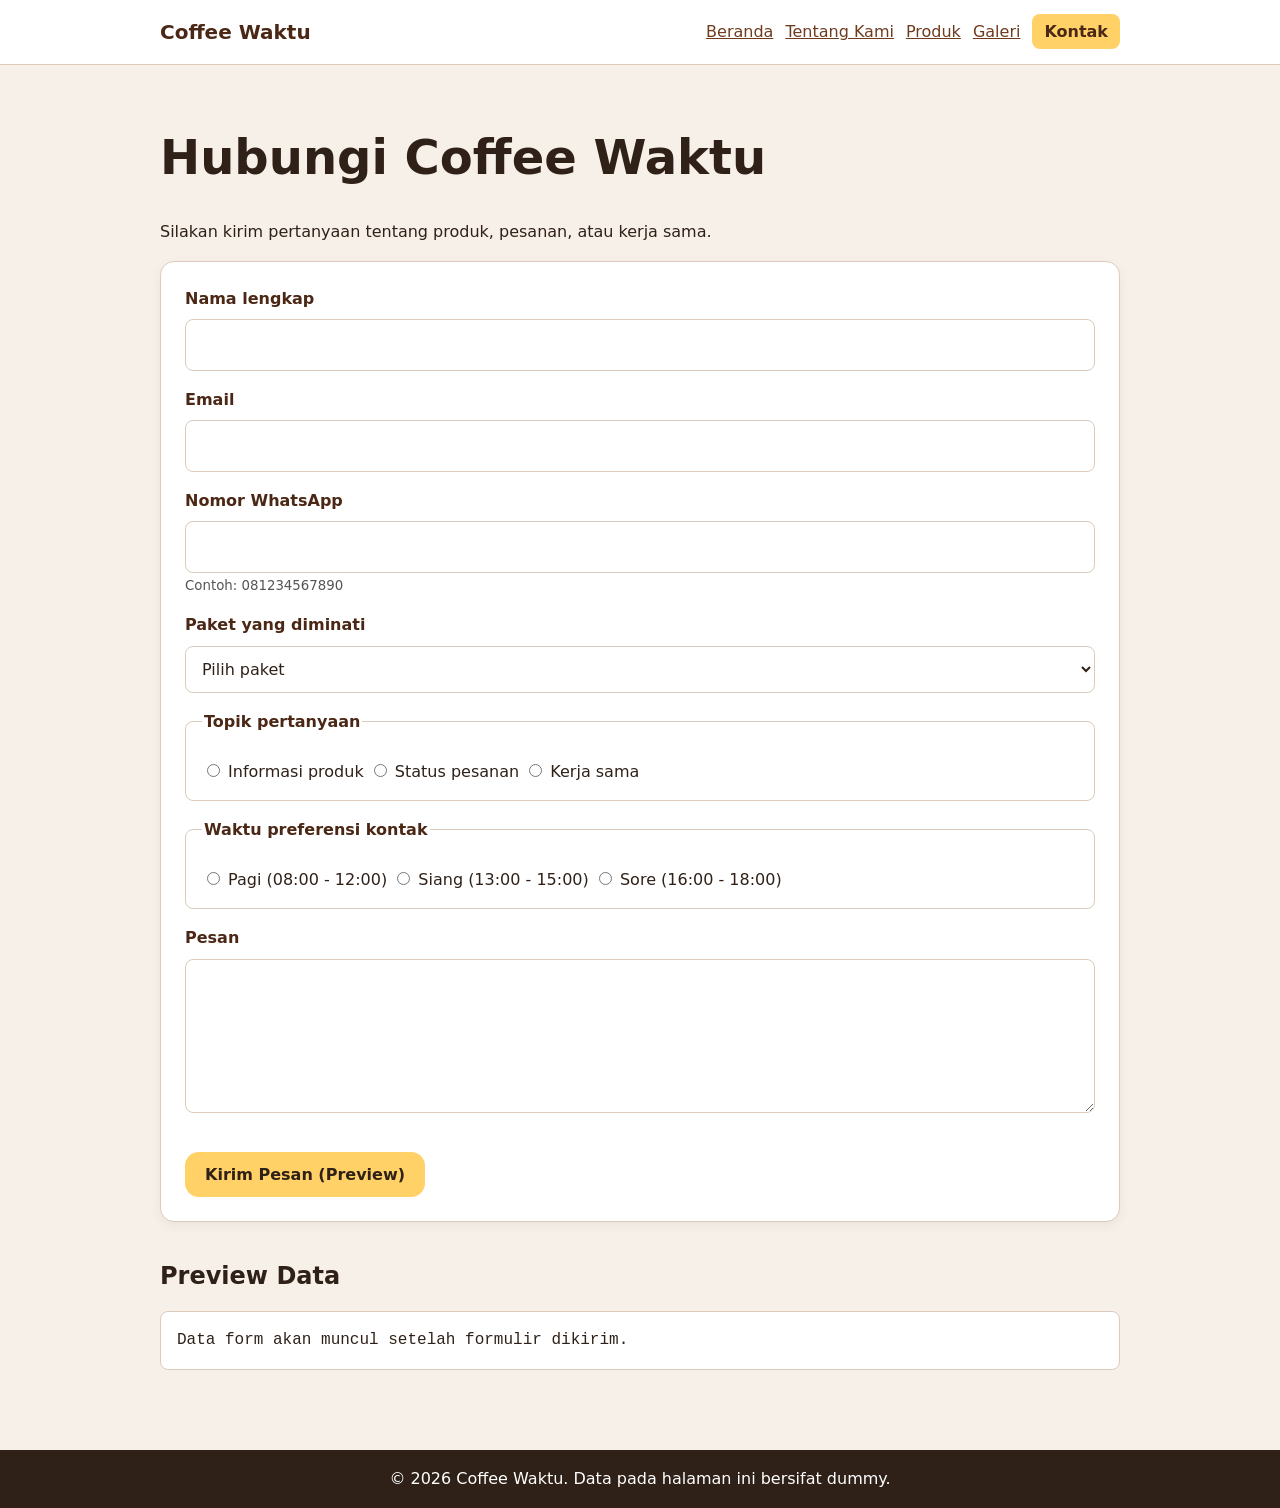
<file: kontak.html>
<!doctype html>
<html lang="id">
  <head>
    <meta charset="utf-8" />
    <meta name="viewport" content="width=device-width, initial-scale=1" />
    <title>Kontak Coffee Waktu - Website UMKM</title>
    <link rel="stylesheet" href="css/style.css" />
    <script src="js/form.js" defer></script>
  </head>
  <body>
    <a class="skip-link" href="#konten">Lewati ke konten utama</a>
    <header class="site-header">
      <nav class="nav" aria-label="Navigasi utama">
        <a class="brand" href="index.html">Coffee Waktu</a>
        <ul>
          <li><a href="index.html">Beranda</a></li>
          <li><a href="tentang.html">Tentang Kami</a></li>
          <li><a href="produk.html">Produk</a></li>
          <li><a href="galeri.html">Galeri</a></li>
          <li><a aria-current="page" href="kontak.html">Kontak</a></li>
        </ul>
      </nav>
    </header>
    
    <main id="konten" class="page">
      <h1>Hubungi Coffee Waktu</h1>
      <p>Silakan kirim pertanyaan tentang produk, pesanan, atau kerja sama.</p>
      
      <form id="form-kontak" action="#" method="post">
        
        <div class="field">
          <label for="nama">Nama lengkap</label>
          <input id="nama" name="nama" type="text" autocomplete="name" required minlength="3" />
        </div>
        
        <div class="field">
          <label for="email">Email</label>
          <input id="email" name="email" type="email" autocomplete="email" required />
        </div>

        <div class="field">
          <label for="whatsapp">Nomor WhatsApp</label>
          <input id="whatsapp" name="whatsapp" type="tel" autocomplete="tel" required />
          <small style="display:block; margin-top:2px; color:#555;">Contoh: 081234567890</small>
        </div>

        <div class="field">
          <label for="paket">Paket yang diminati</label>
          <select id="paket" name="paket" required>
            <option value="">Pilih paket</option>
            <option value="rumahan">Paket rumahan</option>
            <option value="kantor">Paket kantor</option>
            <option value="reseller">Paket reseller</option>
          </select>
        </div>

        <fieldset>
          <legend>Topik pertanyaan</legend>
          <label><input type="radio" name="topik" value="produk" required /> Informasi produk</label>
          <label><input type="radio" name="topik" value="pesanan" /> Status pesanan</label>
          <label><input type="radio" name="topik" value="kerja-sama" /> Kerja sama</label>
        </fieldset>

        <fieldset>
          <legend>Waktu preferensi kontak</legend>
          <label><input type="radio" name="waktu_kontak" value="Pagi (08:00 - 12:00)" required /> Pagi (08:00 - 12:00)</label>
          <label><input type="radio" name="waktu_kontak" value="Siang (13:00 - 15:00)" /> Siang (13:00 - 15:00)</label>
          <label><input type="radio" name="waktu_kontak" value="Sore (16:00 - 18:00)" /> Sore (16:00 - 18:00)</label>
        </fieldset>

        <div class="field">
          <label for="pesan">Pesan</label>
          <textarea id="pesan" name="pesan" rows="5" required minlength="10"></textarea>
        </div>
        
        <button type="submit" style="margin-top: 15px; padding: 10px 20px; cursor: pointer;">Kirim Pesan (Preview)</button>
      </form>

      <section aria-labelledby="preview-title" style="margin-top: 40px;">
        <h2 id="preview-title">Preview Data</h2>
        <pre id="preview-form" aria-live="polite">Data form akan muncul setelah formulir dikirim.</pre>
      </section>
    </main>
    <footer class="site-footer">
      <p>&copy; 2026 Coffee Waktu. Data pada halaman ini bersifat dummy.</p>
    </footer>
  </body>
</html>
</file>
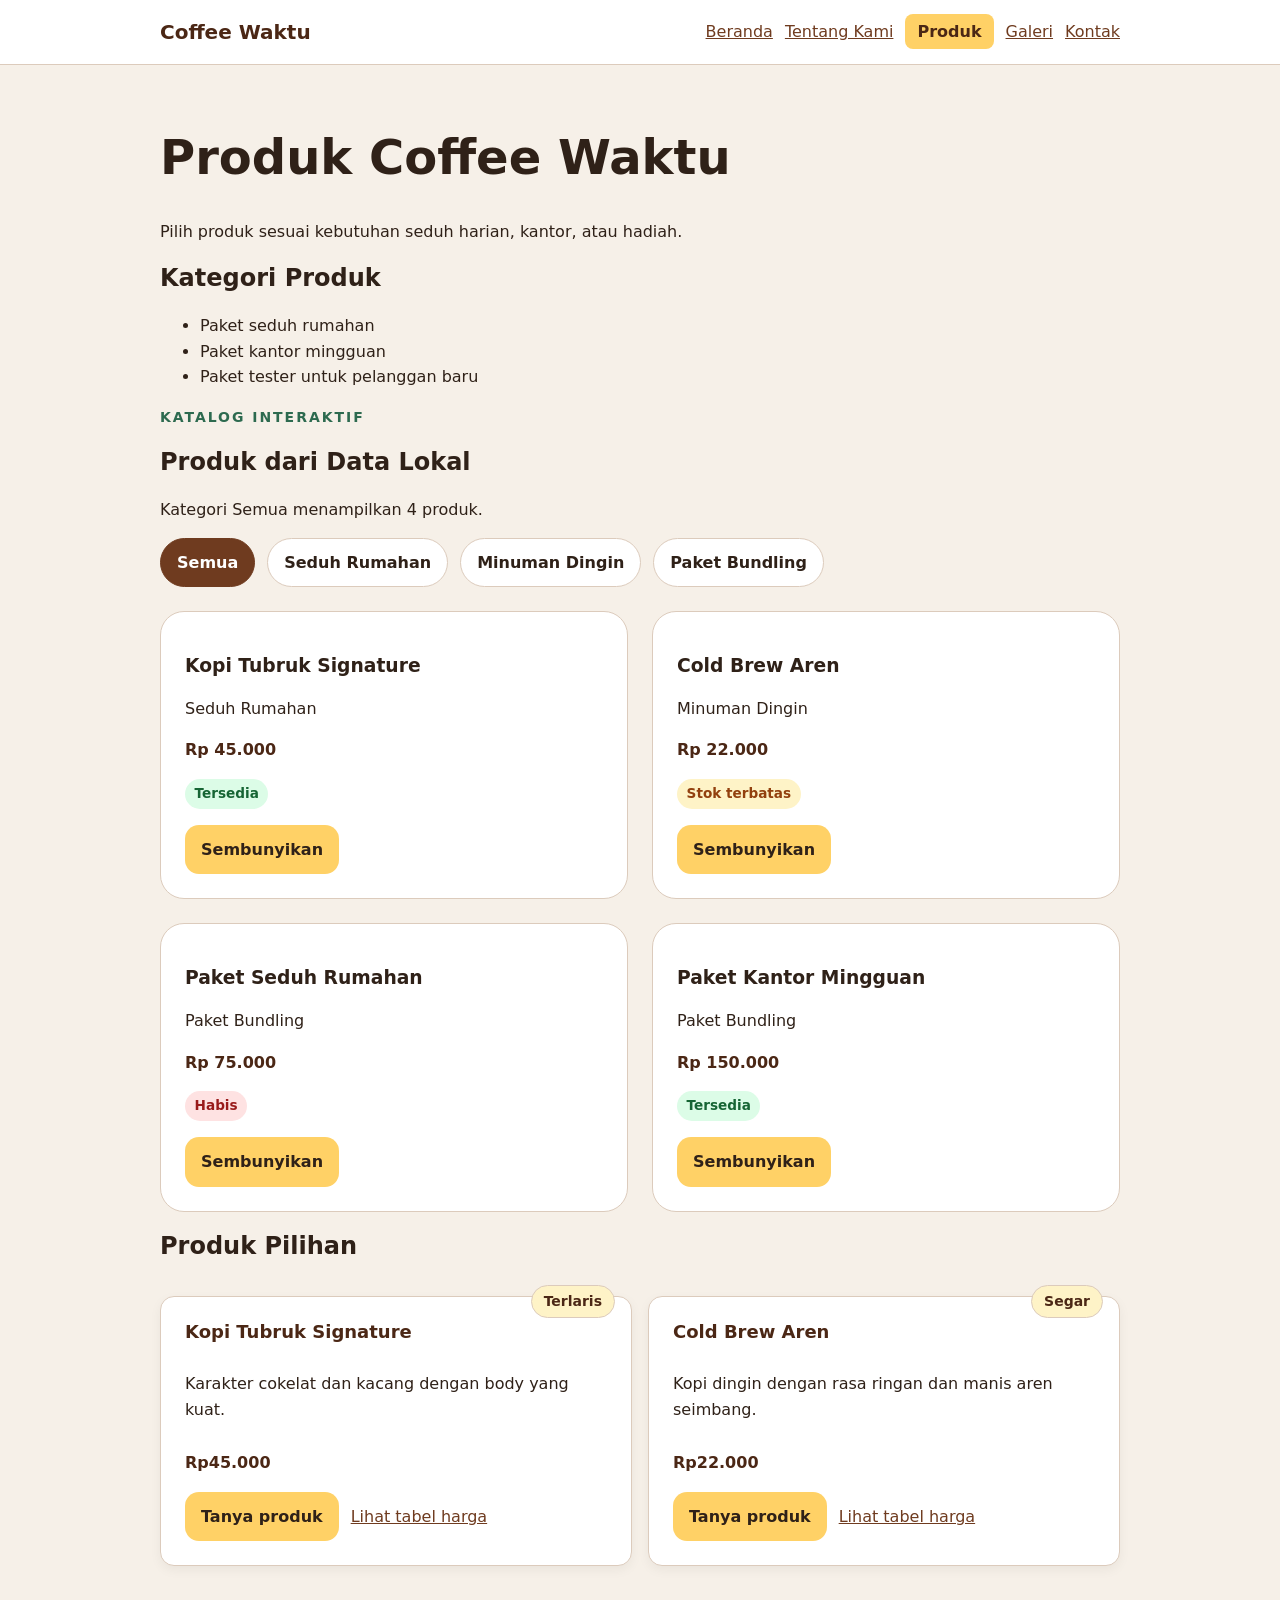
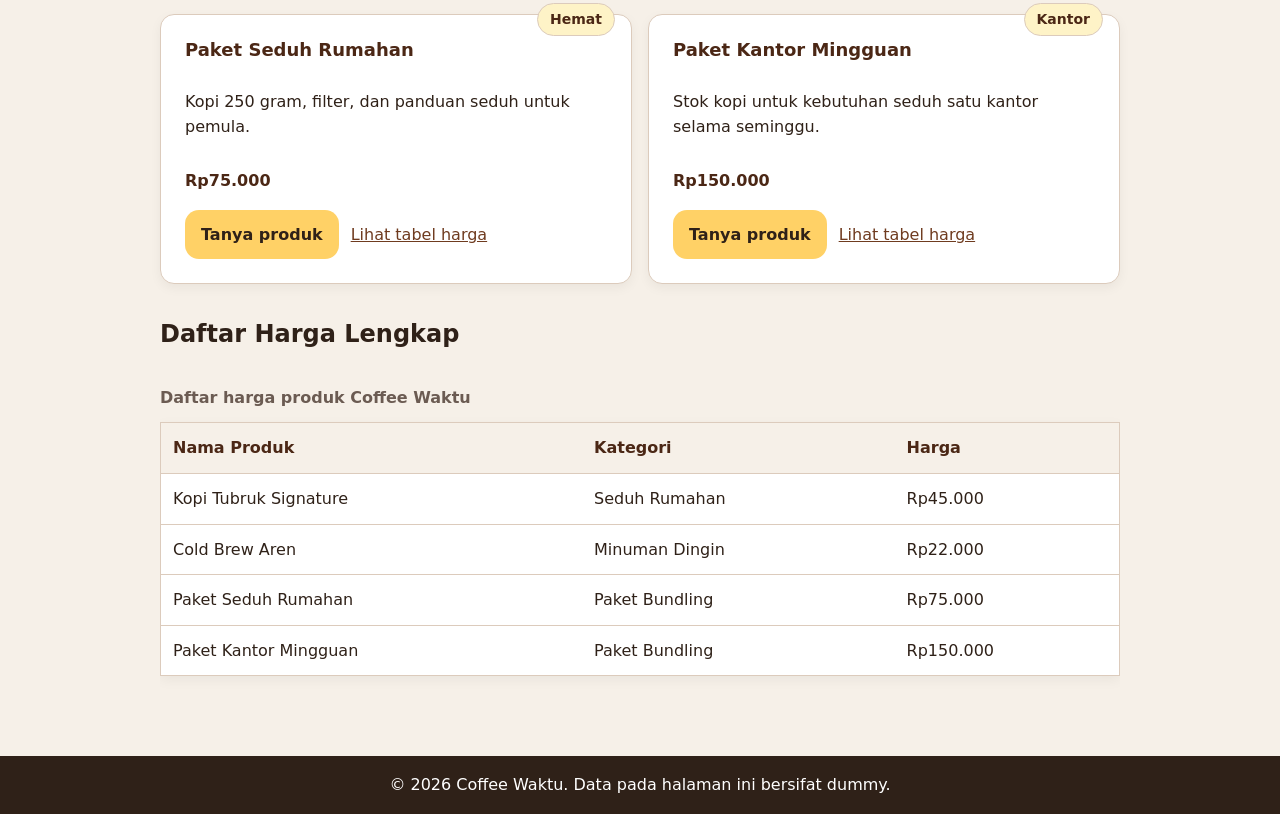
<file: produk.html>
<!doctype html>
<html lang="id">
  <head>
    <meta charset="utf-8" />
    <meta name="viewport" content="width=device-width, initial-scale=1" />
    <title>Produk Coffee Waktu - Website UMKM</title>
    <link rel="stylesheet" href="css/style.css" />
    <script src="js/app.js" defer></script>
  </head>
  <body>
    <a class="skip-link" href="#konten">Lewati ke konten utama</a>
    <header class="site-header">
      <nav class="nav" aria-label="Navigasi utama">
        <a class="brand" href="index.html">Coffee Waktu</a>
      <ul>
          <li><a href="index.html">Beranda</a></li>
          <li><a href="tentang.html">Tentang Kami</a></li>
          <li><a aria-current="page" href="produk.html">Produk</a></li>
          <li><a href="galeri.html">Galeri</a></li>
          <li><a href="kontak.html">Kontak</a></li>
        </ul>
      </nav>
    </header>
    
    <main id="konten" class="page">
      <h1>Produk Coffee Waktu</h1>
      <p>Pilih produk sesuai kebutuhan seduh harian, kantor, atau hadiah.</p>
      
      <section aria-labelledby="kategori-title">
        <h2 id="kategori-title">Kategori Produk</h2>
        <ul>
          <li>Paket seduh rumahan</li>
          <li>Paket kantor mingguan</li>
          <li>Paket tester untuk pelanggan baru</li>
        </ul>
      </section>

      <section aria-labelledby="produk-dinamis-title">
        <p class="eyebrow">Katalog Interaktif</p>
        <h2 id="produk-dinamis-title">Produk dari Data Lokal</h2>
        <p id="produk-status" class="produk-status">Produk belum dimuat.</p>
        <div class="filter-bar" aria-label="Filter kategori produk">
          <button type="button" class="filter-button is-active" data-filter="Semua">Semua</button>
          <button type="button" class="filter-button" data-filter="Seduh Rumahan">Seduh Rumahan</button>
          <button type="button" class="filter-button" data-filter="Minuman Dingin">Minuman Dingin</button>
          <button type="button" class="filter-button" data-filter="Paket Bundling">Paket Bundling</button>
        </div>
        <div id="produk-grid" class="js-product-grid" aria-live="polite"></div>
      </section>

     <section aria-labelledby="produk-pilihan-title">
        <h2 id="produk-pilihan-title">Produk Pilihan</h2>
        <div class="product-grid">
          <article class="product-card">
            <span class="product-badge">Terlaris</span>
            <h3>Kopi Tubruk Signature</h3>
            <p>Karakter cokelat dan kacang dengan body yang kuat.</p>
            <p class="price">Rp45.000</p>
            <div class="card-actions">
              <a class="button" href="kontak.html">Tanya produk</a>
              <a href="#harga-title">Lihat tabel harga</a>
            </div>
          </article>
          <article class="product-card">
            <span class="product-badge">Segar</span>
            <h3>Cold Brew Aren</h3>
            <p>Kopi dingin dengan rasa ringan dan manis aren seimbang.</p>
            <p class="price">Rp22.000</p>
            <div class="card-actions">
              <a class="button" href="kontak.html">Tanya produk</a>
              <a href="#harga-title">Lihat tabel harga</a>
            </div>
          </article>
          <article class="product-card">
            <span class="product-badge">Hemat</span>
            <h3>Paket Seduh Rumahan</h3>
            <p>Kopi 250 gram, filter, dan panduan seduh untuk pemula.</p>
            <p class="price">Rp75.000</p>
            <div class="card-actions">
              <a class="button" href="kontak.html">Tanya produk</a>
              <a href="#harga-title">Lihat tabel harga</a>
            </div>
          </article>
          <article class="product-card">
            <span class="product-badge">Kantor</span>
            <h3>Paket Kantor Mingguan</h3>
            <p>Stok kopi untuk kebutuhan seduh satu kantor selama seminggu.</p>
            <p class="price">Rp150.000</p>
            <div class="card-actions">
              <a class="button" href="kontak.html">Tanya produk</a>
              <a href="#harga-title">Lihat tabel harga</a>
            </div>
          </article>
        </div>
      </section>
      <section aria-labelledby="harga-title">
        <h2 id="harga-title">Daftar Harga Lengkap</h2>
        <div class="table-scroll" role="region" aria-labelledby="daftar-harga-caption" tabindex="0">
          <table>
            <caption id="daftar-harga-caption">Daftar harga produk Coffee Waktu</caption>
            <thead>
              <tr>
                <th>Nama Produk</th>
                <th>Kategori</th>
                <th>Harga</th>
              </tr>
            </thead>
            <tbody>
              <tr>
                <td>Kopi Tubruk Signature</td>
                <td>Seduh Rumahan</td>
                <td>Rp45.000</td>
              </tr>
              <tr>
                <td>Cold Brew Aren</td>
                <td>Minuman Dingin</td>
                <td>Rp22.000</td>
              </tr>
              <tr>
                <td>Paket Seduh Rumahan</td>
                <td>Paket Bundling</td>
                <td>Rp75.000</td>
              </tr>
              <tr>
                <td>Paket Kantor Mingguan</td>
                <td>Paket Bundling</td>
                <td>Rp150.000</td>
              </tr>
            </tbody>
          </table>
        </div>
      </section>
    </main>
    
    <footer class="site-footer">
      <p>&copy; 2026 Coffee Waktu. Data pada halaman ini bersifat dummy.</p>
    </footer>
  </body>
</html>
</file>
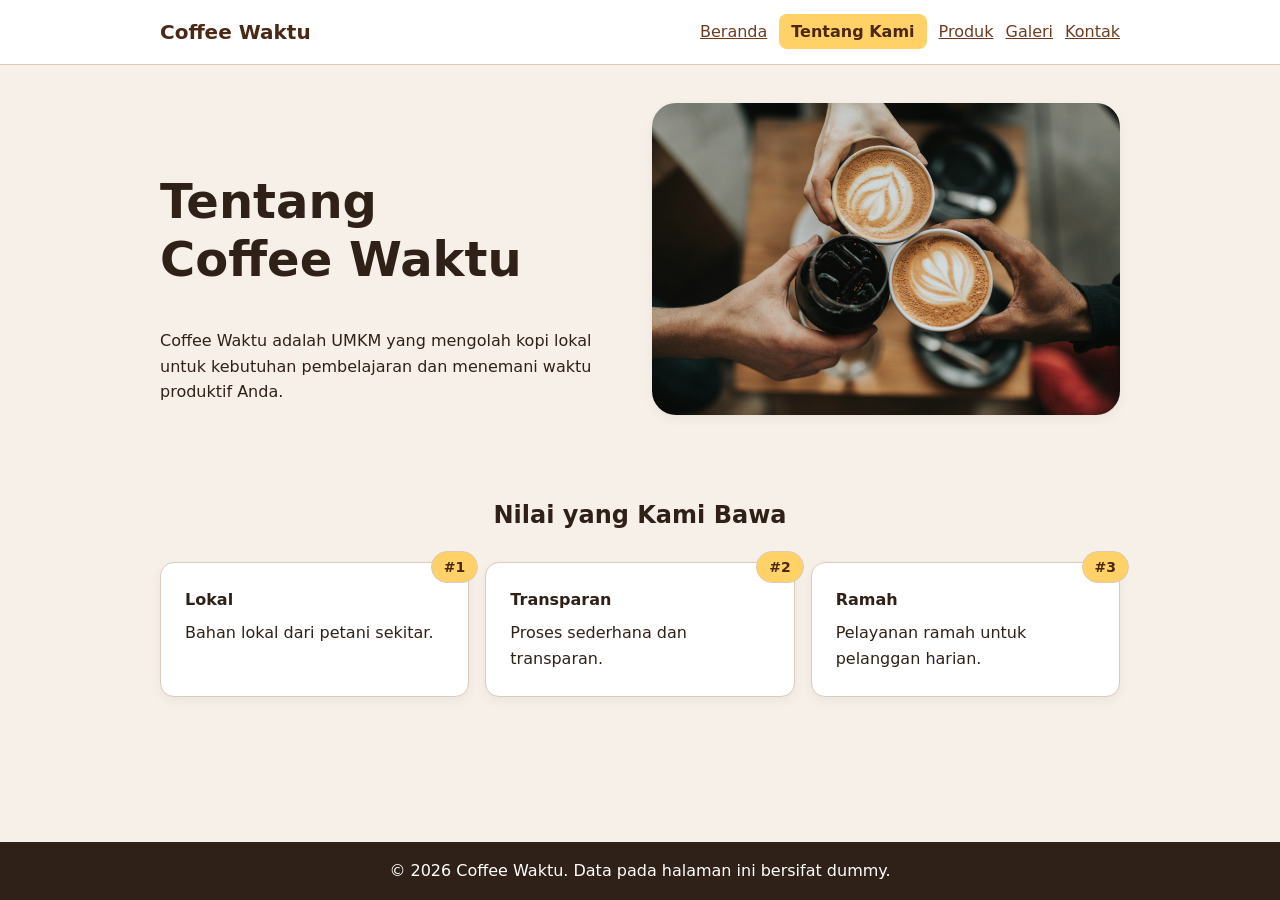
<file: tentang.html>
<!doctype html>
<html lang="id">
  <head>
    <meta charset="utf-8" />
    <meta name="viewport" content="width=device-width, initial-scale=1" />
    <title>Tentang Coffee Waktu - Website UMKM</title>
    <link rel="stylesheet" href="css/style.css" />
  </head>
  <body>
    <a class="skip-link" href="#konten">Lewati ke konten utama</a>
    <header class="site-header">
      <nav class="nav" aria-label="Navigasi utama">
        <a class="brand" href="index.html">Coffee Waktu</a>
        <ul>
          <li><a href="index.html">Beranda</a></li>
          <li><a aria-current="page" href="tentang.html">Tentang Kami</a></li>
          <li><a href="produk.html">Produk</a></li>
          <li><a href="galeri.html">Galeri</a></li>
          <li><a href="kontak.html">Kontak</a></li>
        </ul>
      </nav>
    </header>
    
   <main id="konten" class="page">
      <section class="tentang-layout" aria-labelledby="tentang-title">
        <div class="tentang-teks">
          <p class="eyebrow">Cerita Usaha</p>
          <h1 id="tentang-title">Tentang Coffee Waktu</h1>
          <p>Coffee Waktu adalah UMKM yang mengolah kopi lokal untuk kebutuhan pembelajaran dan menemani waktu produktif Anda.</p>
        </div>
        <img class="tentang-img" src="assets/images/nathan-dumlao-6VhPY27jdps-unsplash.jpg" alt="Tiga orang bersulang dengan secangkir kopi hangat" />
      </section>

      <section aria-labelledby="nilai-title" style="margin-top: 5rem;">
        <h2 id="nilai-title" style="text-align: center; margin-bottom: 2rem;">Nilai yang Kami Bawa</h2>
        <ul class="nilai-list">
          <li class="nilai-card">
            <span class="badge-nilai">#1</span>
            <strong>Lokal</strong>
            <span>Bahan lokal dari petani sekitar.</span>
          </li>
          <li class="nilai-card">
            <span class="badge-nilai">#2</span>
            <strong>Transparan</strong>
            <span>Proses sederhana dan transparan.</span>
          </li>
          <li class="nilai-card">
            <span class="badge-nilai">#3</span>
            <strong>Ramah</strong>
            <span>Pelayanan ramah untuk pelanggan harian.</span>
          </li>
        </ul>
      </section>

    </main>
    
    <footer class="site-footer">
      <p>&copy; 2026 Coffee Waktu. Data pada halaman ini bersifat dummy.</p>
    </footer>
  </body>
</html>
</file>
<file: css/style.css>
:root {
  --color-primary: #6f3b1f;
  --color-primary-strong: #4b2715;
  --color-text: #2f2118;
  --color-muted: #6b5b52;
  --color-surface: #ffffff;
  --color-surface-soft: #f6f0e8;
  --color-border: #dccbbc;
  --color-focus: #2563eb;
  
  --color-secondary: #2d6a4f;
  --color-secondary-soft: #d8f3dc;
  --color-accent: #ffd166;

  --space-1: 0.5rem;
  --space-2: 0.75rem;
  --space-3: 1rem;
  --space-4: 1.5rem;
  --space-5: 2rem;
  --radius-sm: 0.5rem;
  --radius-md: 0.875rem;
  
  --radius-lg: 1.5rem;
  --space-6: 3rem;

  --color-success-text: #1b4332;
  --color-success-bg: #b7e4c7;

  --shadow-card: 0 4px 12px rgba(0, 0, 0, 0.05);
  --shadow-card-hover: 0 6px 16px rgba(7, 7, 7, 0.1);
}

*, *::before, *::after {
  box-sizing: border-box;
}

html { 
  color-scheme: light; 
}

body {
  margin: 0;
  color: var(--color-text);
  background: var(--color-surface-soft);
  font-family: system-ui, -apple-system, BlinkMacSystemFont, "Segoe UI", sans-serif;
  font-size: 1rem;
  line-height: 1.6;
  /* footer menempel di bawah walau konten halaman pendek */
  display: flex;
  flex-direction: column;
  min-height: 100vh;
  min-height: 100dvh;
}

img { 
  max-width: 100%; 
  height: auto; 
  border-radius: var(--radius-sm);
}

a { 
  color: var(--color-primary); 
}

a:hover { 
  color: var(--color-primary-strong); 
}

:focus-visible { 
  outline: 3px solid var(--color-focus); 
  outline-offset: 3px; 
}

.skip-link {
  position: absolute;
  top: -5rem;
  left: var(--space-3);
  padding: var(--space-2) var(--space-3);
  color: var(--color-surface);
  background: var(--color-text);
}

.skip-link:focus { 
  top: var(--space-3); 
}

.site-header, .site-footer {
  padding: var(--space-3) var(--space-4);
  background: var(--color-surface);
  border-bottom: 1px solid var(--color-border);
}

.site-footer {
  margin-top: var(--space-5);
  color: var(--color-surface);
  text-align: center;
  background: var(--color-text);
  border-bottom: 0;
}

.nav, .page { 
  width: min(100% - 2rem, 60rem); 
  margin-inline: auto; 
}

.brand {
  display: inline-block;
  margin-bottom: var(--space-2);
  color: var(--color-primary-strong);
  font-weight: 800;
  text-decoration: none;
  font-size: 1.25rem;
}

.nav ul { 
  padding: 0; 
  margin: 0; 
  list-style: none; 
}

.nav li { 
  display: inline-block; 
  margin: 0 var(--space-2) var(--space-1) 0; 
}

.nav a[aria-current="page"] {
  padding: var(--space-1) var(--space-2);
  color: var(--color-primary-strong);
  font-weight: 700;
  text-decoration: none;
  background: var(--color-accent);
  border-radius: var(--radius-sm);
}

.page { 
  flex: 1 0 auto;
  padding-block: var(--space-5); 
}

.hero {
  padding: var(--space-5);
  color: var(--color-surface);
  background: var(--color-primary);
  border-radius: var(--radius-lg);
  margin-bottom: var(--space-4);
}

h1, h2, h3 { 
  line-height: 1.2; 
  text-wrap: balance; 
}

h1 { 
  font-size: clamp(2rem, 6vw, 3rem); 
}

p, li { 
  max-width: 68ch; 
}

.eyebrow { 
  color: var(--color-surface-soft); 
  font-weight: 800; 
  letter-spacing: 0.14em; 
  text-transform: uppercase; 
  font-size: 0.875rem;
}

.price { 
  color: var(--color-primary-strong); 
  font-weight: 800; 
  margin-top: var(--space-2);
}

.button, button, [type="submit"] {
  display: inline-block;
  padding: var(--space-2) var(--space-3);
  color: var(--color-text);
  font: inherit;
  font-weight: 700;
  text-decoration: none;
  cursor: pointer;
  background: var(--color-accent);
  border: 0;
  border-radius: var(--radius-md);
  transition: background 0.2s;
}

.button:hover, button:hover, [type="submit"]:hover { 
  background: #ffc233; 
}

.info-card, .product-card, .media-card, table, form {
  margin-block: var(--space-3);
  padding: var(--space-4);
  background: var(--color-surface);
  border: 1px solid var(--color-border);
  border-radius: var(--radius-md);
  box-shadow: var(--shadow-card);
}

.media-card {
  border-radius: var(--radius-lg);
  padding: var(--space-4);
}

.info-card h3, .product-card h3 {
  margin: 0 0 var(--space-2);
  color: var(--color-primary-strong);
  font-size: 1.125rem;
}

figure { 
  margin-inline: 0; 
}

figcaption, caption { 
  color: var(--color-muted); 
}

table { 
  width: 100%; 
  border-collapse: collapse; 
  border-radius: 0; 
}

caption { 
  margin-bottom: var(--space-2); 
  font-weight: 700; 
  text-align: left; 
}

th, td { 
  padding: var(--space-2); 
  text-align: left; 
  border-bottom: 1px solid var(--color-border); 
}

th { 
  background: var(--color-surface-soft); 
  color: var(--color-primary-strong);
}

.field { 
  margin-bottom: var(--space-3); 
}

.field label, legend { 
  display: block; 
  margin-bottom: var(--space-1); 
  font-weight: 700; 
  color: var(--color-primary-strong);
}

.field input, .field select, .field textarea {
  width: 100%;
  padding: var(--space-2);
  color: inherit;
  font: inherit;
  background: var(--color-surface);
  border: 1px solid var(--color-border);
  border-radius: var(--radius-sm);
}

input[type="radio"], input[type="checkbox"] { 
  width: auto; 
}

fieldset {
  margin: 0 0 var(--space-3);
  padding: var(--space-3);
  border: 1px solid var(--color-border);
  border-radius: var(--radius-sm);
}

#preview-form {
  padding: var(--space-3);
  white-space: pre-wrap;
  background: var(--color-surface);
  border: 1px solid var(--color-border);
  border-radius: var(--radius-sm);
  font-family: monospace;
}

.price-discount {
  color: var(--color-secondary);
  background-color: var(--color-secondary-soft);
  padding: var(--space-1) var(--space-2);
  border-radius: var(--radius-sm);
  font-weight: 800;
  display: inline-block;
  margin-top: var(--space-1);
}

.status-success {
  display: inline-block;
  padding: var(--space-1) var(--space-2);
  color: var(--color-success-text);
  background-color: var(--color-success-bg);
  border: 1px solid var(--color-success-text);
  border-radius: var(--radius-sm);
  font-weight: 700;
  font-size: 0.875rem;
}

.status-success::before {
  content: "✓ Status: ";
}

.site-footer p {
  max-width: none;
  margin: 0 auto;
}

.nav {
  display: flex;
  flex-direction: column;
  gap: var(--space-3);
  align-items: flex-start;
}
.brand { margin-bottom: 0; }
.nav ul { 
  display: flex; 
  flex-direction: column;
  gap: var(--space-2); 
  flex-wrap: wrap; 
}
.nav li { margin: 0; }

.hero {
  display: grid;
  grid-template-columns: 1fr;
  gap: var(--space-4);
  align-items: stretch; 
}

.hero-content {
  display: flex;
  flex-direction: column;
  padding-block: var(--space-2); 
}

.hero-content .eyebrow {
  margin-bottom: 0.5rem; 
}

.hero-content h1 {
  margin-top: 0;         
  margin-bottom: 1rem;   
}

.hero-content p {
  margin-top: 0;        
}

#promoButton {
  margin-top: auto; 
  align-self: flex-start;
}

.hero-image { 
  width: 100%; 
  border-radius: var(--radius-md); 
  margin-top: 0 !important;
  box-shadow: var(--shadow-card);
}


.product-grid, .info-container, .gallery-grid {
  display: grid;
  grid-template-columns: 1fr; 
  gap: var(--space-3);
}

.product-card { 
  display: flex; 
  flex-direction: column; 
  position: relative; 
}
.product-badge {
  position: absolute;
  top: -12px;
  right: 16px;
  padding: 0.25rem var(--space-2);
  color: var(--color-primary-strong);
  font-size: 0.875rem;
  font-weight: 800;
  background: #fef3c7;
  border-radius: 999px;
  border: 1px solid var(--color-border);
}
.card-actions {
  display: flex;
  gap: var(--space-2);
  align-items: center;
  flex-wrap: wrap;
  margin-top: auto; 
}

.tentang-layout {
  display: grid;
  grid-template-columns: 1fr; 
  gap: var(--space-4);
  align-items: center;
}

.tentang-img {
  width: 100%;
  border-radius: var(--radius-lg);
  box-shadow: var(--shadow-card);
}

.nilai-list {
  display: flex;
  flex-direction: column;
  gap: var(--space-3);
  padding: 0;
  margin: 0;
  list-style: none;
}

.nilai-card {
  display: flex;
  flex-direction: column;
  gap: var(--space-1);
  padding: var(--space-4);
  background: var(--color-surface);
  border: 1px solid var(--color-border);
  border-radius: var(--radius-md);
  box-shadow: var(--shadow-card);
  width: 100%;
  
  
  position: relative; 
}

.badge-nilai {
  position: absolute;
  top: -12px;
  right: -10px;
  background: var(--color-accent);
  color: var(--color-primary-strong);
  font-weight: 800;
  font-size: 0.875rem;
  padding: 4px 12px;
  border-radius: 20px;
  border: 1px solid var(--color-border);
}

.media-card {
  display: flex;
  flex-direction: column;
  gap: var(--space-3);
  margin-bottom: 0;
}

.media-card img {
  width: 100%;
  height: 250px;          
  object-fit: cover;      
  border-radius: var(--radius-sm);
}

.media-card figcaption {
  font-style: italic;
  font-size: 0.95rem;
  color: var(--color-muted);
  line-height: 1.5;
}

.table-scroll { 
  max-width: 100%; 
  overflow-x: auto; 
}
.table-scroll:focus-visible { 
  outline: 3px solid var(--color-focus); 
  outline-offset: 3px; 
}
.table-scroll table { 
  min-width: 40rem; 
}

@media (min-width: 42rem) {
  .nav ul { 
    flex-direction: row; 
  }
  .info-container, section[aria-labelledby="produk-title"] .product-grid {
    grid-template-columns: repeat(2, minmax(0, 1fr));
  }
  .nilai-list {
    flex-direction: row;
  }
}

@media (min-width: 48rem) {
  .hero { 
    grid-template-columns: 1.2fr 0.8fr; 
    align-items: center;
  }
  .tentang-layout {
    grid-template-columns: 1fr 1fr;
  }
  .product-grid { 
    grid-template-columns: repeat(2, minmax(0, 1fr)); 
  }
  .gallery-grid {
    grid-template-columns: repeat(3, minmax(0, 1fr));
  }
}

@media (min-width: 60rem) {
  .nav { 
    flex-direction: row; 
    align-items: center; 
    justify-content: space-between; 
  }
  .product-grid { 
    grid-template-columns: repeat(3, minmax(0, 1fr)); 
  }
}

.js-product-grid {
  display: grid;
  grid-template-columns: 1fr;
  gap: var(--space-4);
}

@media (min-width: 42rem) {
  .js-product-grid {
    grid-template-columns: repeat(2, minmax(0, 1fr));
  }
}

.js-product-card {
  padding: var(--space-4);
  border: 1px solid var(--color-border);
  border-radius: var(--radius-lg);
  background: var(--color-surface);
}

.stock-badge {
  display: flex;
  width: fit-content;
  margin-block-start: var(--space-1);
  padding: 0.25rem 0.6rem;
  border-radius: 999px;
  font-size: 0.85rem;
  font-weight: 700;
  background: #dcfce7;
  color: #166534;
}

.stock-badge.warning {
  background: #fef3c7;
  color: #92400e;
}

.stock-badge.empty {
  background: #fee2e2;
  color: #991b1b;
}

.featured-badge {
  display: inline-flex;
  margin-block-end: var(--space-1);
  padding: 0.25rem 0.6rem;
  border-radius: 999px;
  font-size: 0.85rem;
  font-weight: 700;
  background: var(--color-accent);
  color: var(--color-primary-strong);
}

.price-normal {
  color: var(--color-muted);
  font-weight: 400;
}

section[aria-labelledby="produk-dinamis-title"] .eyebrow {
  color: var(--color-secondary);
}

@media (min-width: 42rem) {
  section[aria-labelledby="produk-pilihan-title"] .product-grid {
    grid-template-columns: repeat(2, minmax(0, 1fr));
  }
}

.price-row {
  display: flex;
  align-items: center;
  flex-wrap: wrap;
  gap: 8px;
  margin-top: 12px;
}

.price-row .price {
  margin: 0;
}

.price-row .price-normal {
  margin-right: 4px;
}

.price-row .price-discount {
  display: inline-block;
  margin: 0;
  padding: 8px 12px;
  color: var(--color-secondary);
  background-color: var(--color-secondary-soft);
  border-radius: var(--radius-sm);
  font-weight: 800;
}

.stock-badge {
  display: table;
  width: fit-content;
  margin-top: 8px;
}

#produk-unggulan {
  font-weight: 700;
  color: var(--color-primary, #6f3b1f);
}

.filter-bar {
  display: flex;
  flex-wrap: wrap;
  gap: 0.75rem;
  margin-block: 1rem 1.5rem;
}

.filter-button {
  border: 1px solid var(--color-border, #cbd5e1);
  border-radius: 999px;
  background: var(--color-surface, #ffffff);
  color: var(--color-text, #1f2937);
  padding: 0.65rem 1rem;
  font-weight: 700;
  cursor: pointer;
  transition: all 0.2s ease-in-out;
}

.filter-button:hover,
.filter-button:focus-visible {
  border-color: var(--color-primary, #6f3b1f);
  outline: 3px solid rgba(111, 59, 31, 0.2);
  outline-offset: 2px;
}

.filter-button.is-active {
  background: var(--color-primary, #6f3b1f);
  border-color: var(--color-primary, #6f3b1f);
  color: #ffffff;
}

.empty-state {
  grid-column: 1 / -1;
  border: 2px dashed var(--color-border);
  border-radius: var(--radius-md);
  padding: 2rem;
  text-align: center;
  background: var(--color-surface);
  color: var(--color-muted);
  font-weight: 700;
}
</file>
